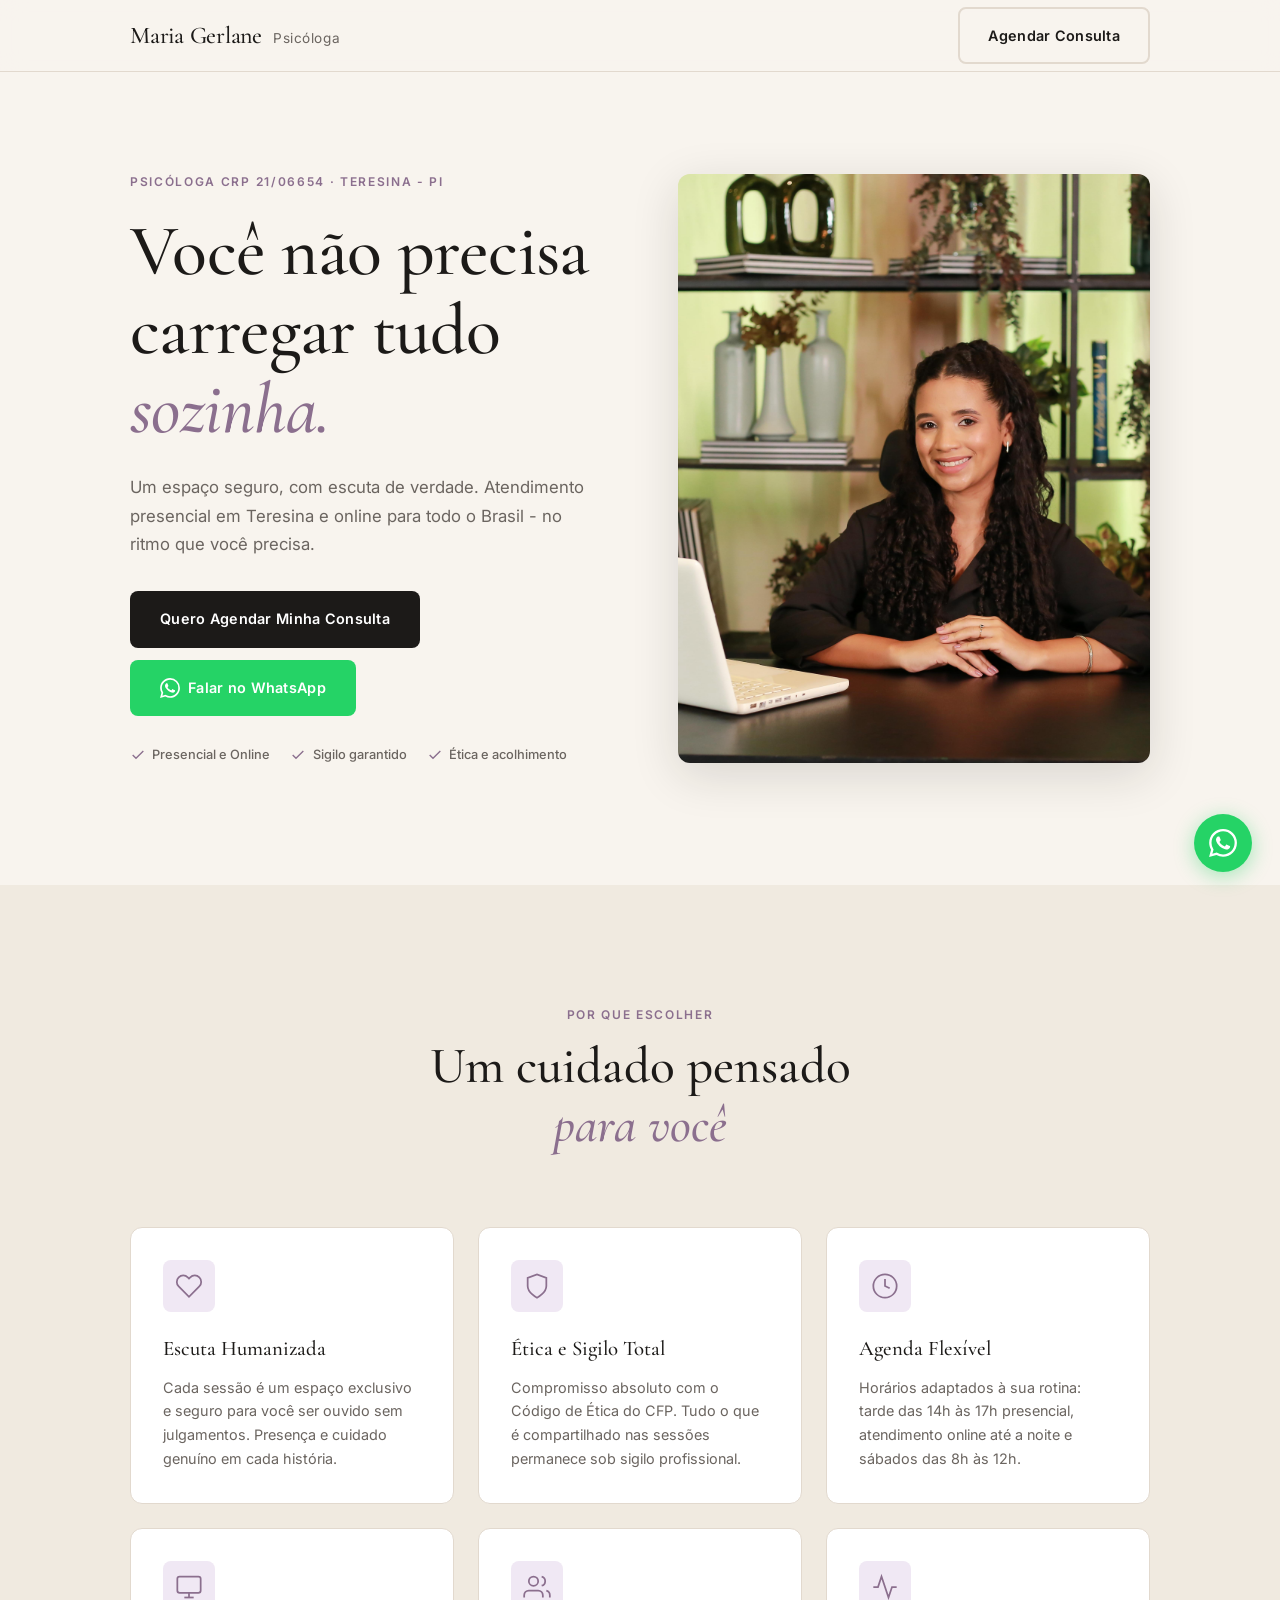
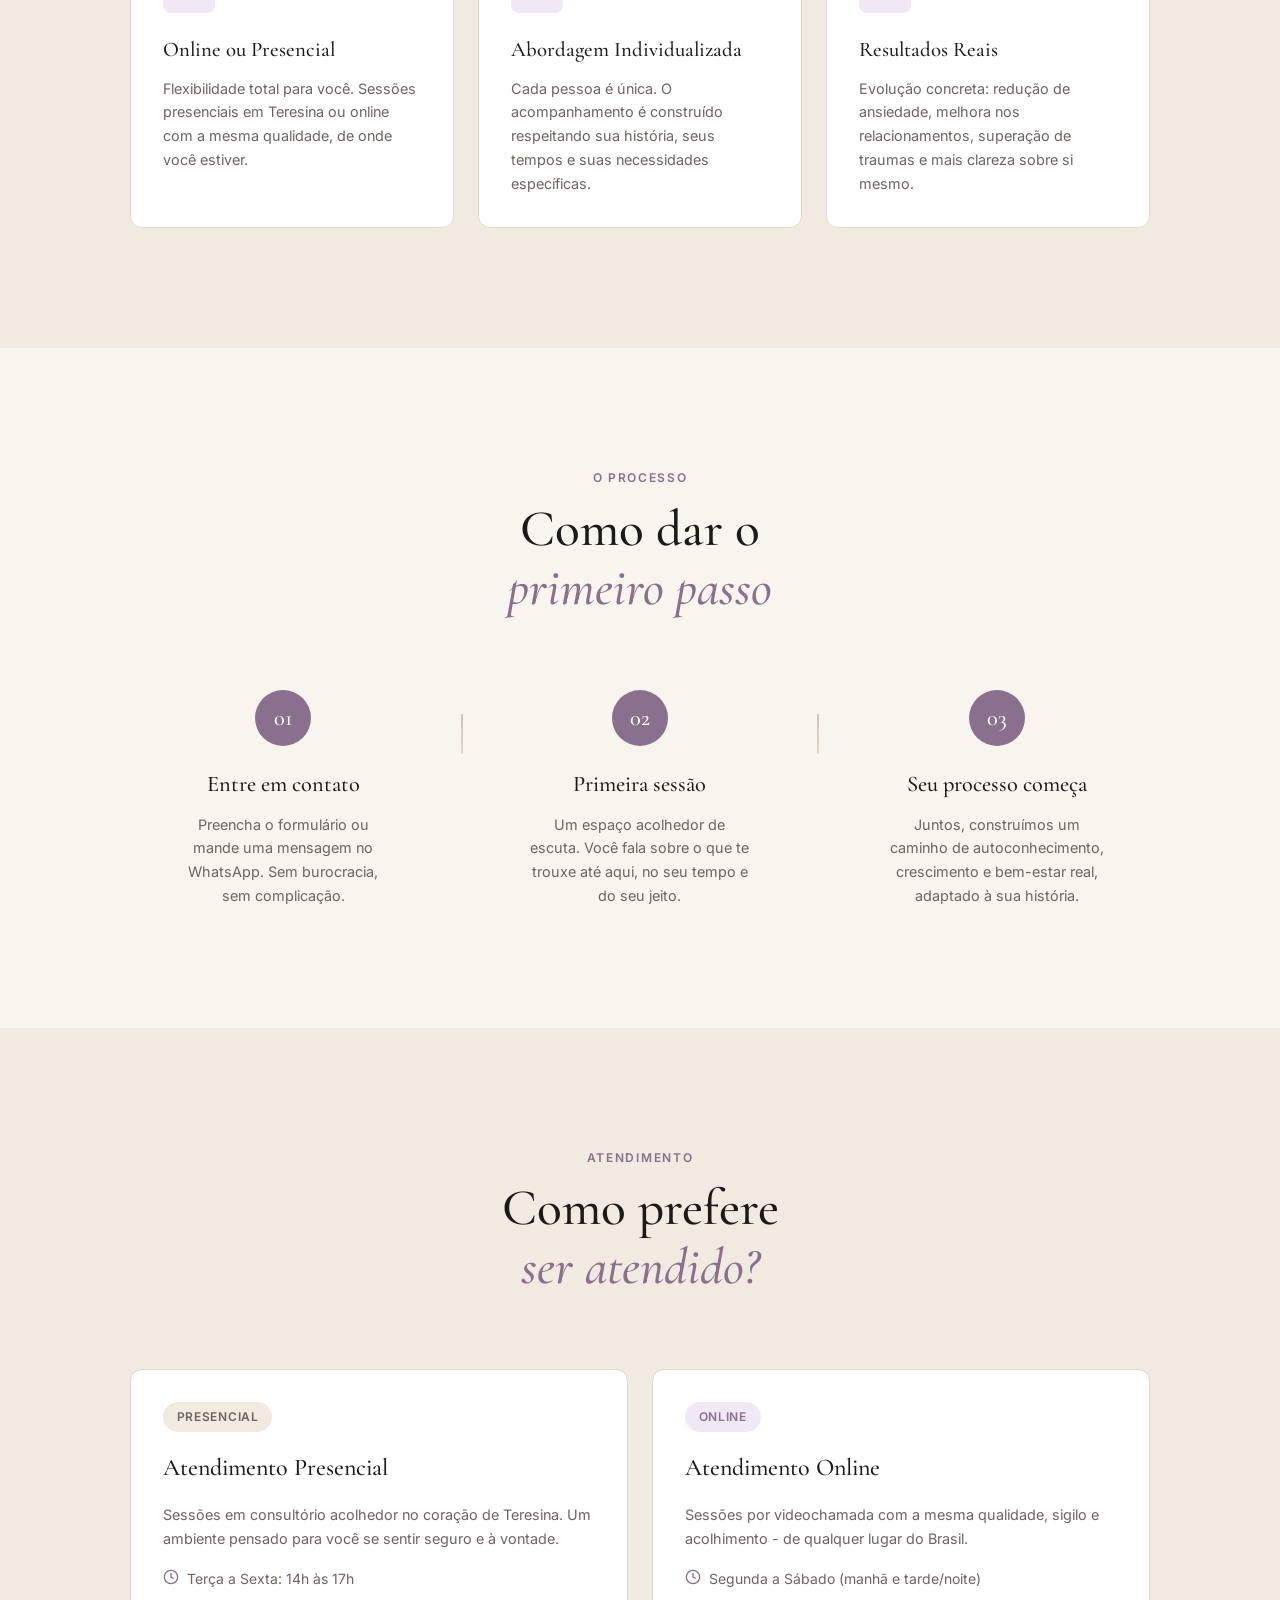
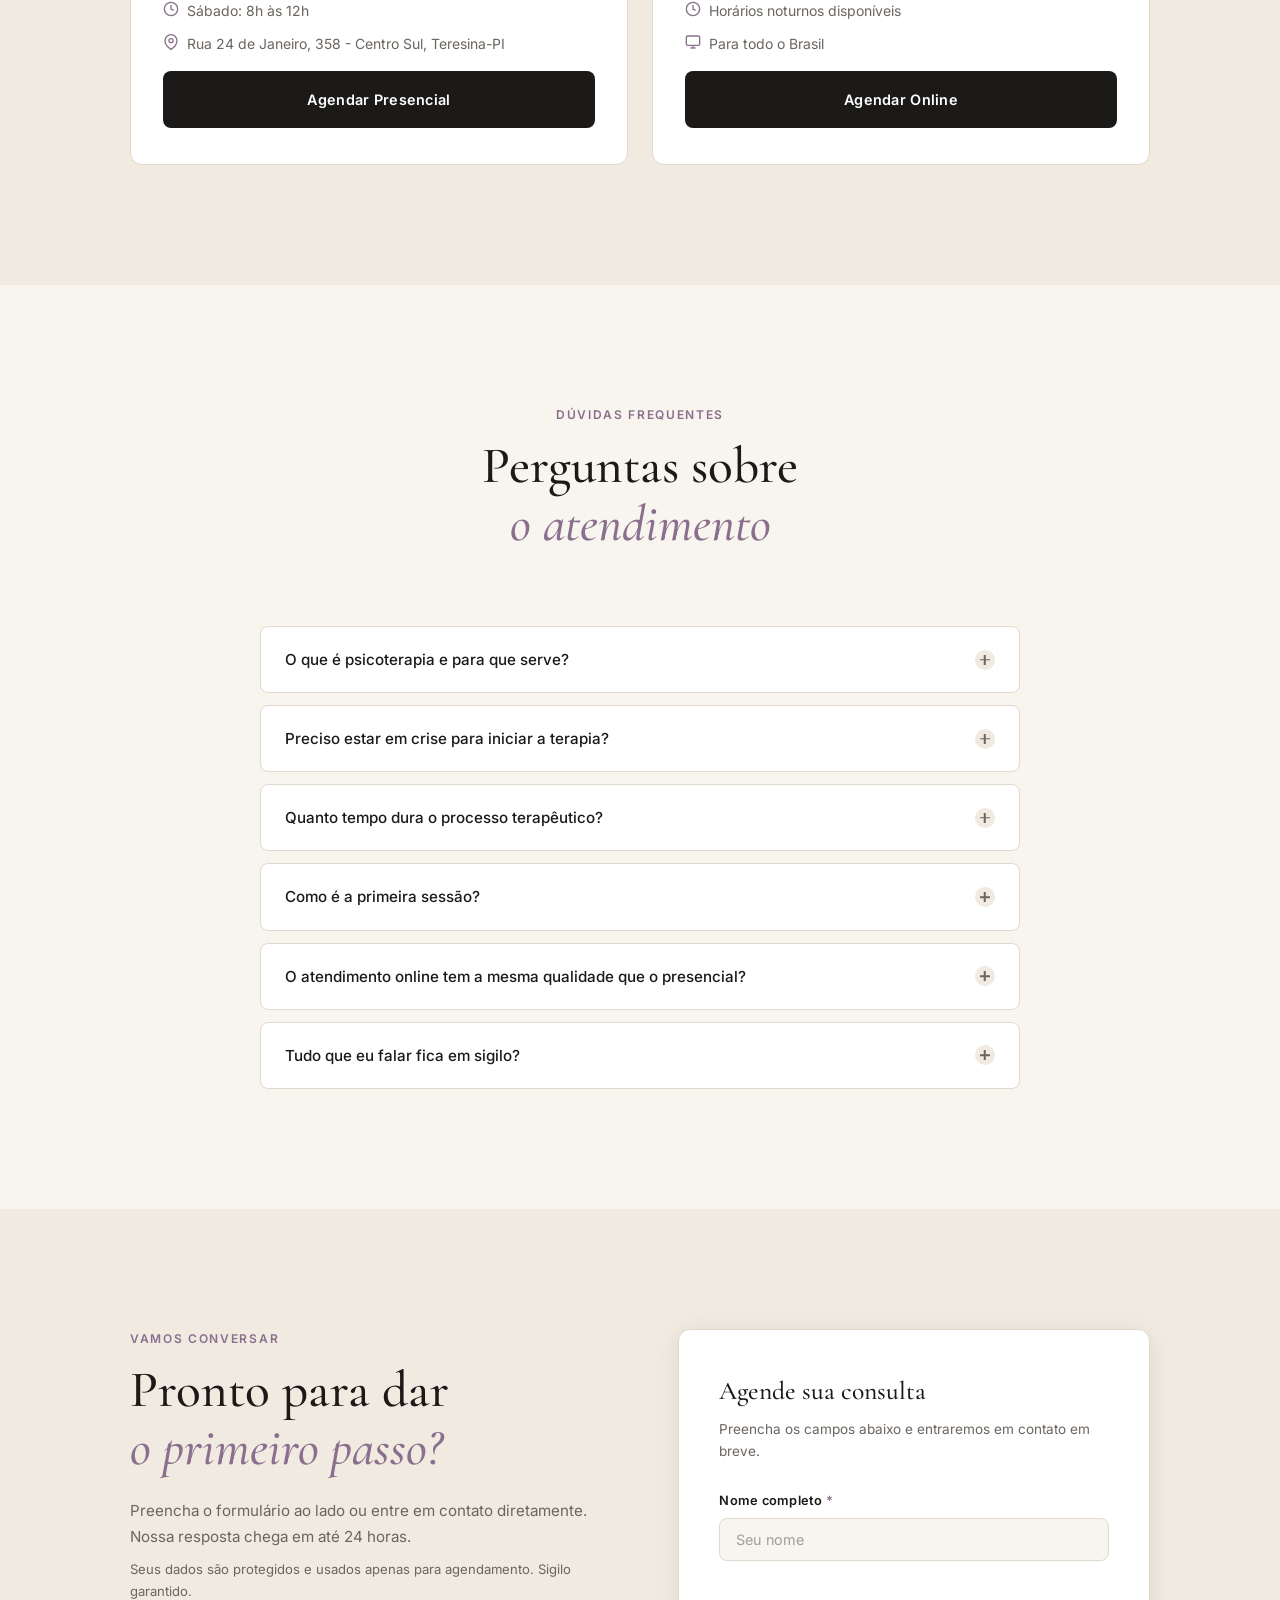
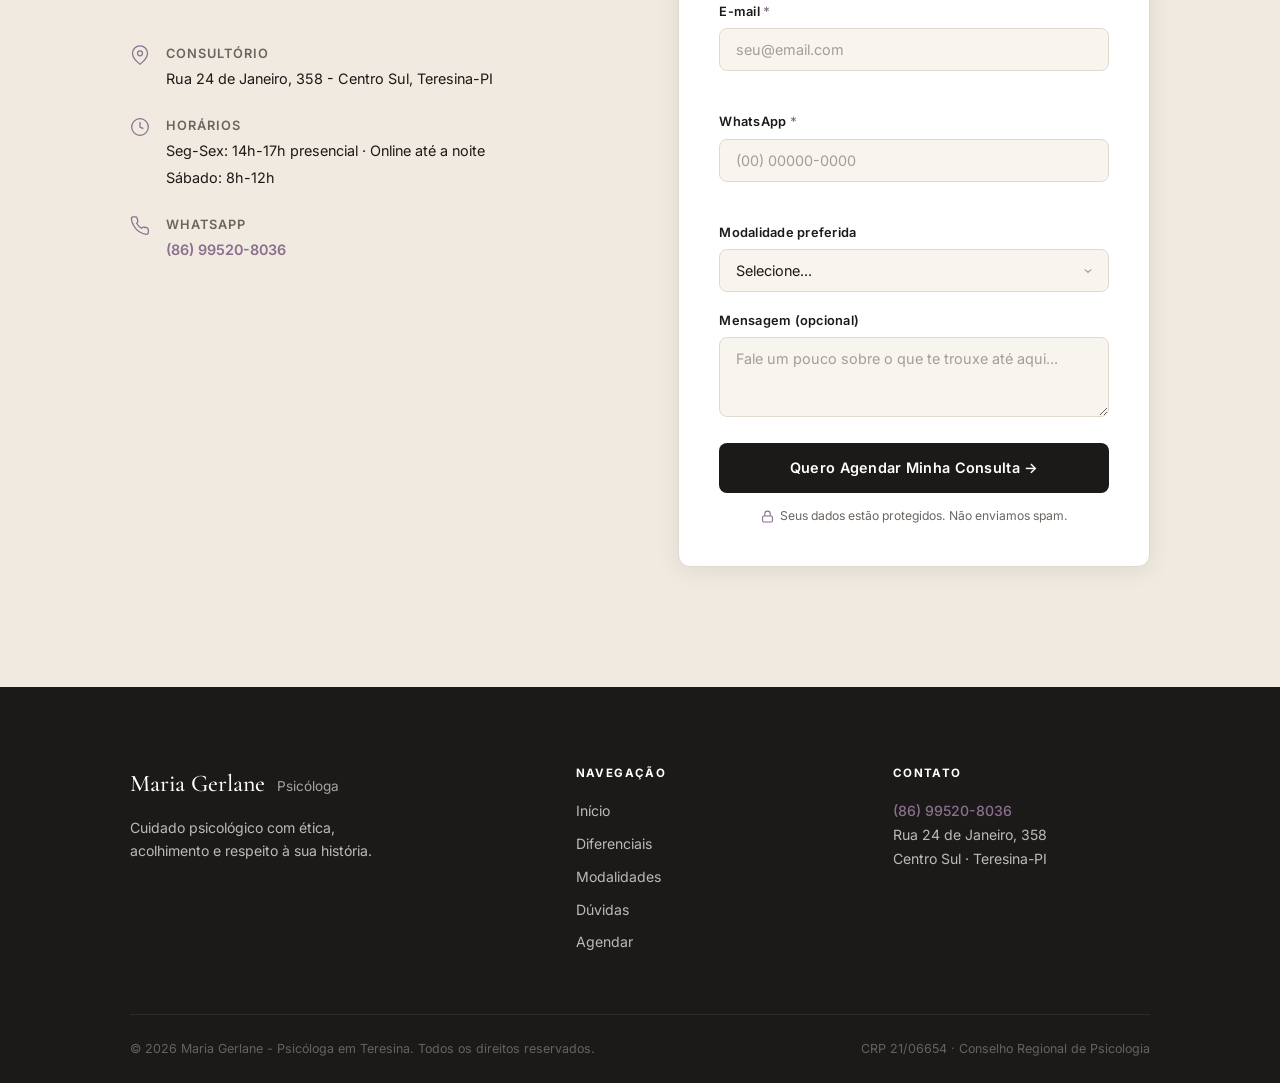
<file: index.html>
<!DOCTYPE html>
<html lang="pt-BR">
<head>
  <meta charset="UTF-8" />
  <meta name="viewport" content="width=device-width, initial-scale=1.0" />
  <meta name="description" content="Psicóloga em Teresina-PI. Atendimento presencial e online. Agende sua consulta com a psicóloga Maria Gerlane e dê o primeiro passo para o seu bem-estar." />
  <meta name="keywords" content="psicóloga Teresina, psicologia Teresina, terapia Teresina, psicóloga online Teresina, saúde mental Teresina PI" />
  <meta property="og:title" content="Psicóloga em Teresina | Maria Gerlane" />
  <meta property="og:description" content="Atendimento psicológico presencial em Teresina e online. Cuide da sua saúde mental com acolhimento e ética." />
  <meta property="og:type" content="website" />
  <meta property="og:url" content="https://psicologaemteresina.com.br" />

  <title>Psicóloga em Teresina | Maria Gerlane</title>

  <!-- Google Tag Manager -->
  <script>(function(w,d,s,l,i){w[l]=w[l]||[];w[l].push({'gtm.start':
  new Date().getTime(),event:'gtm.js'});var f=d.getElementsByTagName(s)[0],
  j=d.createElement(s),dl=l!='dataLayer'?'&l='+l:'';j.async=true;j.src=
  'https://www.googletagmanager.com/gtm.js?id='+i+dl;f.parentNode.insertBefore(j,f);
  })(window,document,'script','dataLayer','GTM-5GZC63CS');</script>
  <!-- End Google Tag Manager -->

  <link rel="preconnect" href="https://fonts.googleapis.com" />
  <link rel="preconnect" href="https://fonts.gstatic.com" crossorigin />
  <link href="https://fonts.googleapis.com/css2?family=Cormorant+Garamond:ital,wght@0,400;0,500;0,600;1,400;1,500&family=Inter:wght@300;400;500;600&display=swap" rel="stylesheet" />

  <link rel="stylesheet" href="css/style.css" />
</head>
<body>

  <!-- Google Tag Manager (noscript) -->
  <noscript><iframe src="https://www.googletagmanager.com/ns.html?id=GTM-5GZC63CS"
  height="0" width="0" style="display:none;visibility:hidden"></iframe></noscript>
  <!-- End Google Tag Manager (noscript) | GTM-5GZC63CS -->

  <!-- ============================================================
       HEADER / NAV
  ============================================================ -->
  <header class="header" id="header">
    <nav class="nav container">
      <a href="#" class="nav__logo">Maria Gerlane <span>Psicóloga</span></a>
      <a href="#contato" class="btn btn--outline nav__cta track-cta" data-cta-position="header">
        Agendar Consulta
      </a>
    </nav>
  </header>

  <!-- ============================================================
       HERO
  ============================================================ -->
  <section class="hero" id="inicio">
    <div class="hero__content container">
      <div class="hero__text">
        <p class="hero__eyebrow">Psicóloga CRP 21/06654 · Teresina - PI</p>
        <h1 class="hero__headline">
          Você não precisa<br />
          carregar tudo<br />
          <em>sozinha.</em>
        </h1>
        <p class="hero__sub">
          Um espaço seguro, com escuta de verdade. Atendimento presencial
          em Teresina e online para todo o Brasil - no ritmo que você precisa.
        </p>
        <div class="hero__actions">
          <a href="#contato" class="btn btn--primary track-cta" data-cta-position="hero-primary">
            Quero Agendar Minha Consulta
          </a>
          <a href="#contato"
             class="btn btn--whatsapp track-whatsapp whatsapp-cta" data-cta-position="hero" data-wa-number="5586995208036">
            <svg width="20" height="20" viewBox="0 0 24 24" fill="currentColor" aria-hidden="true">
              <path d="M17.472 14.382c-.297-.149-1.758-.867-2.03-.967-.273-.099-.471-.148-.67.15-.197.297-.767.966-.94 1.164-.173.199-.347.223-.644.075-.297-.15-1.255-.463-2.39-1.475-.883-.788-1.48-1.761-1.653-2.059-.173-.297-.018-.458.13-.606.134-.133.298-.347.446-.52.149-.174.198-.298.298-.497.099-.198.05-.371-.025-.52-.075-.149-.669-1.612-.916-2.207-.242-.579-.487-.5-.669-.51-.173-.008-.371-.01-.57-.01-.198 0-.52.074-.792.372-.272.297-1.04 1.016-1.04 2.479 0 1.462 1.065 2.875 1.213 3.074.149.198 2.096 3.2 5.077 4.487.709.306 1.262.489 1.694.625.712.227 1.36.195 1.871.118.571-.085 1.758-.719 2.006-1.413.248-.694.248-1.289.173-1.413-.074-.124-.272-.198-.57-.347m-5.421 7.403h-.004a9.87 9.87 0 01-5.031-1.378l-.361-.214-3.741.982.998-3.648-.235-.374a9.86 9.86 0 01-1.51-5.26c.001-5.45 4.436-9.884 9.888-9.884 2.64 0 5.122 1.03 6.988 2.898a9.825 9.825 0 012.893 6.994c-.003 5.45-4.437 9.884-9.885 9.884m8.413-18.297A11.815 11.815 0 0012.05 0C5.495 0 .16 5.335.157 11.892c0 2.096.547 4.142 1.588 5.945L.057 24l6.305-1.654a11.882 11.882 0 005.683 1.448h.005c6.554 0 11.89-5.335 11.893-11.893a11.821 11.821 0 00-3.48-8.413z"/>
            </svg>
            Falar no WhatsApp
          </a>
        </div>
        <ul class="hero__badges">
          <li>
            <svg width="16" height="16" viewBox="0 0 24 24" fill="none" stroke="currentColor" stroke-width="2" aria-hidden="true"><polyline points="20 6 9 17 4 12"></polyline></svg>
            Presencial e Online
          </li>
          <li>
            <svg width="16" height="16" viewBox="0 0 24 24" fill="none" stroke="currentColor" stroke-width="2" aria-hidden="true"><polyline points="20 6 9 17 4 12"></polyline></svg>
            Sigilo garantido
          </li>
          <li>
            <svg width="16" height="16" viewBox="0 0 24 24" fill="none" stroke="currentColor" stroke-width="2" aria-hidden="true"><polyline points="20 6 9 17 4 12"></polyline></svg>
            Ética e acolhimento
          </li>
        </ul>
      </div>
      <div class="hero__image-wrap">
        <div class="hero__image-placeholder" aria-label="Foto da psicóloga Maria Gerlane">
          <img src="assets/images/psicologa-teresina-foto-maria-gerlane.jpeg" alt="Psicóloga Maria Gerlane" width="800" height="1000" />
        </div>
      </div>
    </div>
  </section>

  <!-- ============================================================
       DIFERENCIAIS
  ============================================================ -->
  <section class="section diferenciais" id="diferenciais">
    <div class="container">
      <div class="section__header">
        <p class="section__eyebrow">Por que escolher</p>
        <h2 class="section__title">Um cuidado pensado<br /><em>para você</em></h2>
      </div>
      <div class="diferenciais__grid">
        <div class="card card--diferencial track-view-item">
          <div class="card__icon">
            <svg width="28" height="28" viewBox="0 0 24 24" fill="none" stroke="currentColor" stroke-width="1.5" aria-hidden="true"><path d="M20.84 4.61a5.5 5.5 0 0 0-7.78 0L12 5.67l-1.06-1.06a5.5 5.5 0 0 0-7.78 7.78l1.06 1.06L12 21.23l7.78-7.78 1.06-1.06a5.5 5.5 0 0 0 0-7.78z"></path></svg>
          </div>
          <h3>Escuta Humanizada</h3>
          <p>Cada sessão é um espaço exclusivo e seguro para você ser ouvido sem julgamentos. Presença e cuidado genuíno em cada história.</p>
        </div>
        <div class="card card--diferencial track-view-item">
          <div class="card__icon">
            <svg width="28" height="28" viewBox="0 0 24 24" fill="none" stroke="currentColor" stroke-width="1.5" aria-hidden="true"><path d="M12 22s8-4 8-10V5l-8-3-8 3v7c0 6 8 10 8 10z"></path></svg>
          </div>
          <h3>Ética e Sigilo Total</h3>
          <p>Compromisso absoluto com o Código de Ética do CFP. Tudo o que é compartilhado nas sessões permanece sob sigilo profissional.</p>
        </div>
        <div class="card card--diferencial track-view-item">
          <div class="card__icon">
            <svg width="28" height="28" viewBox="0 0 24 24" fill="none" stroke="currentColor" stroke-width="1.5" aria-hidden="true"><circle cx="12" cy="12" r="10"></circle><polyline points="12 6 12 12 16 14"></polyline></svg>
          </div>
          <h3>Agenda Flexível</h3>
          <p>Horários adaptados à sua rotina: tarde das 14h às 17h presencial, atendimento online até a noite e sábados das 8h às 12h.</p>
        </div>
        <div class="card card--diferencial track-view-item">
          <div class="card__icon">
            <svg width="28" height="28" viewBox="0 0 24 24" fill="none" stroke="currentColor" stroke-width="1.5" aria-hidden="true"><rect x="2" y="3" width="20" height="14" rx="2" ry="2"></rect><line x1="8" y1="21" x2="16" y2="21"></line><line x1="12" y1="17" x2="12" y2="21"></line></svg>
          </div>
          <h3>Online ou Presencial</h3>
          <p>Flexibilidade total para você. Sessões presenciais em Teresina ou online com a mesma qualidade, de onde você estiver.</p>
        </div>
        <div class="card card--diferencial track-view-item">
          <div class="card__icon">
            <svg width="28" height="28" viewBox="0 0 24 24" fill="none" stroke="currentColor" stroke-width="1.5" aria-hidden="true"><path d="M17 21v-2a4 4 0 0 0-4-4H5a4 4 0 0 0-4 4v2"></path><circle cx="9" cy="7" r="4"></circle><path d="M23 21v-2a4 4 0 0 0-3-3.87"></path><path d="M16 3.13a4 4 0 0 1 0 7.75"></path></svg>
          </div>
          <h3>Abordagem Individualizada</h3>
          <p>Cada pessoa é única. O acompanhamento é construído respeitando sua história, seus tempos e suas necessidades específicas.</p>
        </div>
        <div class="card card--diferencial track-view-item">
          <div class="card__icon">
            <svg width="28" height="28" viewBox="0 0 24 24" fill="none" stroke="currentColor" stroke-width="1.5" aria-hidden="true"><polyline points="22 12 18 12 15 21 9 3 6 12 2 12"></polyline></svg>
          </div>
          <h3>Resultados Reais</h3>
          <p>Evolução concreta: redução de ansiedade, melhora nos relacionamentos, superação de traumas e mais clareza sobre si mesmo.</p>
        </div>
      </div>
    </div>
  </section>

  <!-- ============================================================
       COMO FUNCIONA
  ============================================================ -->
  <section class="section como-funciona" id="como-funciona">
    <div class="container">
      <div class="section__header">
        <p class="section__eyebrow">O processo</p>
        <h2 class="section__title">Como dar o<br /><em>primeiro passo</em></h2>
      </div>
      <div class="passos">
        <div class="passo">
          <div class="passo__numero">01</div>
          <h3>Entre em contato</h3>
          <p>Preencha o formulário ou mande uma mensagem no WhatsApp. Sem burocracia, sem complicação.</p>
        </div>
        <div class="passo__divisor" aria-hidden="true"></div>
        <div class="passo">
          <div class="passo__numero">02</div>
          <h3>Primeira sessão</h3>
          <p>Um espaço acolhedor de escuta. Você fala sobre o que te trouxe até aqui, no seu tempo e do seu jeito.</p>
        </div>
        <div class="passo__divisor" aria-hidden="true"></div>
        <div class="passo">
          <div class="passo__numero">03</div>
          <h3>Seu processo começa</h3>
          <p>Juntos, construímos um caminho de autoconhecimento, crescimento e bem-estar real, adaptado à sua história.</p>
        </div>
      </div>
    </div>
  </section>

  <!-- ============================================================
       MODALIDADES
  ============================================================ -->
  <section class="section modalidades" id="modalidades">
    <div class="container">
      <div class="section__header">
        <p class="section__eyebrow">Atendimento</p>
        <h2 class="section__title">Como prefere<br /><em>ser atendido?</em></h2>
      </div>
      <div class="modalidades__grid">
        <div class="card card--modalidade track-select-content" data-modalidade="presencial">
          <div class="card__badge">Presencial</div>
          <h3>Atendimento Presencial</h3>
          <p>Sessões em consultório acolhedor no coração de Teresina. Um ambiente pensado para você se sentir seguro e à vontade.</p>
          <ul class="modalidade__info">
            <li>
              <svg width="16" height="16" viewBox="0 0 24 24" fill="none" stroke="currentColor" stroke-width="2" aria-hidden="true"><circle cx="12" cy="12" r="10"></circle><polyline points="12 6 12 12 16 14"></polyline></svg>
              Terça a Sexta: 14h às 17h
            </li>
            <li>
              <svg width="16" height="16" viewBox="0 0 24 24" fill="none" stroke="currentColor" stroke-width="2" aria-hidden="true"><circle cx="12" cy="12" r="10"></circle><polyline points="12 6 12 12 16 14"></polyline></svg>
              Sábado: 8h às 12h
            </li>
            <li>
              <svg width="16" height="16" viewBox="0 0 24 24" fill="none" stroke="currentColor" stroke-width="2" aria-hidden="true"><path d="M21 10c0 7-9 13-9 13s-9-6-9-13a9 9 0 0 1 18 0z"></path><circle cx="12" cy="10" r="3"></circle></svg>
              Rua 24 de Janeiro, 358 - Centro Sul, Teresina-PI
            </li>
          </ul>
          <a href="#contato" class="btn btn--primary btn--full track-cta" data-cta-position="modalidade-presencial">
            Agendar Presencial
          </a>
        </div>
        <div class="card card--modalidade track-select-content" data-modalidade="online">
          <div class="card__badge card__badge--accent">Online</div>
          <h3>Atendimento Online</h3>
          <p>Sessões por videochamada com a mesma qualidade, sigilo e acolhimento - de qualquer lugar do Brasil.</p>
          <ul class="modalidade__info">
            <li>
              <svg width="16" height="16" viewBox="0 0 24 24" fill="none" stroke="currentColor" stroke-width="2" aria-hidden="true"><circle cx="12" cy="12" r="10"></circle><polyline points="12 6 12 12 16 14"></polyline></svg>
              Segunda a Sábado (manhã e tarde/noite)
            </li>
            <li>
              <svg width="16" height="16" viewBox="0 0 24 24" fill="none" stroke="currentColor" stroke-width="2" aria-hidden="true"><circle cx="12" cy="12" r="10"></circle><polyline points="12 6 12 12 16 14"></polyline></svg>
              Horários noturnos disponíveis
            </li>
            <li>
              <svg width="16" height="16" viewBox="0 0 24 24" fill="none" stroke="currentColor" stroke-width="2" aria-hidden="true"><rect x="2" y="3" width="20" height="14" rx="2"></rect><line x1="8" y1="21" x2="16" y2="21"></line><line x1="12" y1="17" x2="12" y2="21"></line></svg>
              Para todo o Brasil
            </li>
          </ul>
          <a href="#contato" class="btn btn--primary btn--full track-cta" data-cta-position="modalidade-online">
            Agendar Online
          </a>
        </div>
      </div>
    </div>
  </section>

  <!-- ============================================================
       FAQ
  ============================================================ -->
  <section class="section faq" id="faq">
    <div class="container">
      <div class="section__header">
        <p class="section__eyebrow">Dúvidas frequentes</p>
        <h2 class="section__title">Perguntas sobre<br /><em>o atendimento</em></h2>
      </div>
      <div class="faq__list">
        <details class="faq__item track-faq" data-faq="o-que-e-psicologia">
          <summary class="faq__question">
            O que é psicoterapia e para que serve?
            <span class="faq__icon" aria-hidden="true"></span>
          </summary>
          <div class="faq__answer">
            <p>A psicoterapia é um processo de autoconhecimento e transformação conduzido por um profissional habilitado. Ela ajuda a entender padrões de comportamento, lidar com emoções difíceis, superar traumas e melhorar os relacionamentos. Não é só para momentos de crise - qualquer pessoa que queira se conhecer melhor ou viver com mais leveza pode se beneficiar.</p>
          </div>
        </details>
        <details class="faq__item track-faq" data-faq="preciso-estar-em-crise">
          <summary class="faq__question">
            Preciso estar em crise para iniciar a terapia?
            <span class="faq__icon" aria-hidden="true"></span>
          </summary>
          <div class="faq__answer">
            <p>Não. A terapia é para qualquer pessoa que queira se conhecer melhor, entender seus padrões ou simplesmente criar mais espaço interno para viver com mais autenticidade. Muitas pessoas começam justamente porque sentem que algo não vai bem, mesmo sem conseguir nomear o quê - uma sensação de vazio, de repetição, de cansaço sem razão aparente. Esse incômodo já é motivo suficiente.</p>
          </div>
        </details>
        <details class="faq__item track-faq" data-faq="quanto-tempo-dura">
          <summary class="faq__question">
            Quanto tempo dura o processo terapêutico?
            <span class="faq__icon" aria-hidden="true"></span>
          </summary>
          <div class="faq__answer">
            <p>Não existe prazo fixo. A duração varia de acordo com a demanda de cada pessoa, seus objetivos e o que emerge ao longo das sessões. Algumas pessoas percebem mudanças significativas em alguns meses; outras optam por um processo mais longo. O ritmo é seu - o acompanhamento respeita sua singularidade.</p>
          </div>
        </details>
        <details class="faq__item track-faq" data-faq="como-e-primeira-sessao">
          <summary class="faq__question">
            Como é a primeira sessão?
            <span class="faq__icon" aria-hidden="true"></span>
          </summary>
          <div class="faq__answer">
            <p>A primeira sessão é um espaço de escuta e acolhimento. Não há questionários ou avaliações formais. Você fala sobre o que te trouxe até aqui, no seu próprio ritmo. Ao final, conversamos sobre como pode ser a continuidade - frequência das sessões, modalidade e tudo o mais que você precisar saber. Não existe resposta certa ou errada.</p>
          </div>
        </details>
        <details class="faq__item track-faq" data-faq="online-funciona-igual">
          <summary class="faq__question">
            O atendimento online tem a mesma qualidade que o presencial?
            <span class="faq__icon" aria-hidden="true"></span>
          </summary>
          <div class="faq__answer">
            <p>Sim. O Conselho Federal de Psicologia regulamenta o atendimento psicológico online e ele é tão eficaz quanto o presencial. A única diferença é o ambiente - o processo, a escuta e o sigilo são os mesmos. É uma excelente opção para quem tem agenda difícil, mora longe ou simplesmente prefere a comodidade de casa.</p>
          </div>
        </details>
        <details class="faq__item track-faq" data-faq="sigilo">
          <summary class="faq__question">
            Tudo que eu falar fica em sigilo?
            <span class="faq__icon" aria-hidden="true"></span>
          </summary>
          <div class="faq__answer">
            <p>Sim, absolutamente. O sigilo profissional é um direito seu garantido pelo Código de Ética do Conselho Federal de Psicologia. Tudo o que é compartilhado em sessão permanece entre você e a psicóloga. Apenas em situações extremíssimas previstas em lei o sigilo pode ser quebrado - e você seria informado antes.</p>
          </div>
        </details>
      </div>
    </div>
  </section>

  <!-- ============================================================
       CONTATO / FORMULÁRIO
  ============================================================ -->
  <section class="section contato" id="contato">
    <div class="container">
      <div class="contato__grid">
        <div class="contato__info">
          <p class="section__eyebrow">Vamos conversar</p>
          <h2 class="section__title">Pronto para dar<br /><em>o primeiro passo?</em></h2>
          <p class="contato__desc">
            Preencha o formulário ao lado ou entre em contato diretamente. Nossa resposta chega em até 24 horas.
          </p>
          <p class="contato__desc contato__desc--small">
            Seus dados são protegidos e usados apenas para agendamento. Sigilo garantido.
          </p>

          <div class="contato__detalhes">
            <div class="contato__detalhe">
              <svg width="20" height="20" viewBox="0 0 24 24" fill="none" stroke="currentColor" stroke-width="1.5" aria-hidden="true"><path d="M21 10c0 7-9 13-9 13s-9-6-9-13a9 9 0 0 1 18 0z"></path><circle cx="12" cy="10" r="3"></circle></svg>
              <div>
                <strong>Consultório</strong>
                <span>Rua 24 de Janeiro, 358 - Centro Sul, Teresina-PI</span>
              </div>
            </div>
            <div class="contato__detalhe">
              <svg width="20" height="20" viewBox="0 0 24 24" fill="none" stroke="currentColor" stroke-width="1.5" aria-hidden="true"><circle cx="12" cy="12" r="10"></circle><polyline points="12 6 12 12 16 14"></polyline></svg>
              <div>
                <strong>Horários</strong>
                <span>Seg-Sex: 14h-17h presencial · Online até a noite</span>
                <span>Sábado: 8h-12h</span>
              </div>
            </div>
            <div class="contato__detalhe">
              <svg width="20" height="20" viewBox="0 0 24 24" fill="none" stroke="currentColor" stroke-width="1.5" aria-hidden="true"><path d="M22 16.92v3a2 2 0 0 1-2.18 2 19.79 19.79 0 0 1-8.63-3.07A19.5 19.5 0 0 1 4.69 12a19.79 19.79 0 0 1-3.07-8.67A2 2 0 0 1 3.6 1.1h3a2 2 0 0 1 2 1.72c.127.96.361 1.903.7 2.81a2 2 0 0 1-.45 2.11L7.91 8.69a16 16 0 0 0 6.07 6.07l.94-.95a2 2 0 0 1 2.11-.45c.907.339 1.85.573 2.81.7A2 2 0 0 1 21.73 16c.04.31.06.623.06.938h-.07z"></path></svg>
              <div>
                <strong>WhatsApp</strong>
                <a href="https://wa.me/5586995208036" class="contato__link track-whatsapp" data-cta-position="contato">(86) 99520-8036</a>
              </div>
            </div>
          </div>
        </div>

        <div class="contato__form-wrap">
          <form class="form" id="form-contato" novalidate>
            <h3 class="form__title">Agende sua consulta</h3>
            <p class="form__sub">Preencha os campos abaixo e entraremos em contato em breve.</p>

            <div class="form__group">
              <label for="nome" class="form__label">Nome completo <span aria-hidden="true">*</span></label>
              <input type="text" id="nome" name="nome" class="form__input" placeholder="Seu nome" required autocomplete="name" />
              <span class="form__error" id="nome-error" role="alert"></span>
            </div>

            <div class="form__group">
              <label for="email" class="form__label">E-mail <span aria-hidden="true">*</span></label>
              <input type="email" id="email" name="email" class="form__input" placeholder="seu@email.com" required autocomplete="email" />
              <span class="form__error" id="email-error" role="alert"></span>
            </div>

            <div class="form__group">
              <label for="whatsapp" class="form__label">WhatsApp <span aria-hidden="true">*</span></label>
              <input type="tel" id="whatsapp" name="whatsapp" class="form__input" placeholder="(00) 00000-0000" required autocomplete="tel" />
              <span class="form__error" id="whatsapp-error" role="alert"></span>
            </div>

            <div class="form__group">
              <label for="modalidade" class="form__label">Modalidade preferida</label>
              <select id="modalidade" name="modalidade" class="form__select">
                <option value="">Selecione...</option>
                <option value="presencial">Presencial (Teresina-PI)</option>
                <option value="online">Online</option>
                <option value="indiferente">Sem preferência</option>
              </select>
            </div>

            <div class="form__group">
              <label for="mensagem" class="form__label">Mensagem (opcional)</label>
              <textarea id="mensagem" name="mensagem" class="form__textarea" placeholder="Fale um pouco sobre o que te trouxe até aqui..." rows="3"></textarea>
            </div>

            <button type="submit" class="btn btn--primary btn--full form__submit" id="btn-submit">
              <span class="btn__text">Quero Agendar Minha Consulta →</span>
              <span class="btn__loading" hidden>Enviando...</span>
            </button>

            <p class="form__privacy">
              <svg width="13" height="13" viewBox="0 0 24 24" fill="none" stroke="currentColor" stroke-width="2" aria-hidden="true"><rect x="3" y="11" width="18" height="11" rx="2" ry="2"></rect><path d="M7 11V7a5 5 0 0 1 10 0v4"></path></svg>
              Seus dados estão protegidos. Não enviamos spam.
            </p>

            <div class="form__feedback form__feedback--success" id="form-success" hidden role="alert">
              <svg width="24" height="24" viewBox="0 0 24 24" fill="none" stroke="currentColor" stroke-width="2" aria-hidden="true"><polyline points="20 6 9 17 4 12"></polyline></svg>
              <div>
                <strong>Mensagem enviada!</strong>
                <span>Entraremos em contato em até 24 horas. Obrigada!</span>
              </div>
            </div>

            <div class="form__feedback form__feedback--error" id="form-error" hidden role="alert">
              <svg width="24" height="24" viewBox="0 0 24 24" fill="none" stroke="currentColor" stroke-width="2" aria-hidden="true"><circle cx="12" cy="12" r="10"></circle><line x1="12" y1="8" x2="12" y2="12"></line><line x1="12" y1="16" x2="12.01" y2="16"></line></svg>
              <div>
                <strong>Ocorreu um erro.</strong>
                <span>Tente pelo WhatsApp: <a href="https://wa.me/5586995208036">(86) 99520-8036</a></span>
              </div>
            </div>
          </form>
        </div>
      </div>
    </div>
  </section>

  <!-- ============================================================
       FOOTER
  ============================================================ -->
  <footer class="footer">
    <div class="container">
      <div class="footer__grid">
        <div class="footer__brand">
          <p class="footer__logo">Maria Gerlane <span>Psicóloga</span></p>
          <p class="footer__desc">Cuidado psicológico com ética, acolhimento e respeito à sua história.</p>
        </div>
        <div class="footer__links">
          <strong>Navegação</strong>
          <nav aria-label="Rodapé">
            <a href="#inicio">Início</a>
            <a href="#diferenciais">Diferenciais</a>
            <a href="#modalidades">Modalidades</a>
            <a href="#faq">Dúvidas</a>
            <a href="#contato">Agendar</a>
          </nav>
        </div>
        <div class="footer__contact">
          <strong>Contato</strong>
          <a href="https://wa.me/5586995208036" class="track-whatsapp" data-cta-position="footer">(86) 99520-8036</a>
          <span>Rua 24 de Janeiro, 358</span>
          <span>Centro Sul · Teresina-PI</span>
        </div>
      </div>
      <div class="footer__bottom">
        <p>© 2026 Maria Gerlane - Psicóloga em Teresina. Todos os direitos reservados.</p>
        <p>CRP 21/06654 · Conselho Regional de Psicologia</p>
      </div>
    </div>
  </footer>

  <!-- WhatsApp Flutuante -->
  <a href="#contato" class="whatsapp-float track-whatsapp whatsapp-cta" data-cta-position="float" data-wa-number="5586995208036"
     aria-label="Falar no WhatsApp">
    <svg width="28" height="28" viewBox="0 0 24 24" fill="currentColor" aria-hidden="true">
      <path d="M17.472 14.382c-.297-.149-1.758-.867-2.03-.967-.273-.099-.471-.148-.67.15-.197.297-.767.966-.94 1.164-.173.199-.347.223-.644.075-.297-.15-1.255-.463-2.39-1.475-.883-.788-1.48-1.761-1.653-2.059-.173-.297-.018-.458.13-.606.134-.133.298-.347.446-.52.149-.174.198-.298.298-.497.099-.198.05-.371-.025-.52-.075-.149-.669-1.612-.916-2.207-.242-.579-.487-.5-.669-.51-.173-.008-.371-.01-.57-.01-.198 0-.52.074-.792.372-.272.297-1.04 1.016-1.04 2.479 0 1.462 1.065 2.875 1.213 3.074.149.198 2.096 3.2 5.077 4.487.709.306 1.262.489 1.694.625.712.227 1.36.195 1.871.118.571-.085 1.758-.719 2.006-1.413.248-.694.248-1.289.173-1.413-.074-.124-.272-.198-.57-.347m-5.421 7.403h-.004a9.87 9.87 0 01-5.031-1.378l-.361-.214-3.741.982.998-3.648-.235-.374a9.86 9.86 0 01-1.51-5.26c.001-5.45 4.436-9.884 9.888-9.884 2.64 0 5.122 1.03 6.988 2.898a9.825 9.825 0 012.893 6.994c-.003 5.45-4.437 9.884-9.885 9.884m8.413-18.297A11.815 11.815 0 0012.05 0C5.495 0 .16 5.335.157 11.892c0 2.096.547 4.142 1.588 5.945L.057 24l6.305-1.654a11.882 11.882 0 005.683 1.448h.005c6.554 0 11.89-5.335 11.893-11.893a11.821 11.821 0 00-3.48-8.413z"/>
    </svg>
  </a>

  <script src="js/main.js" defer></script>
</body>
</html>
</file>
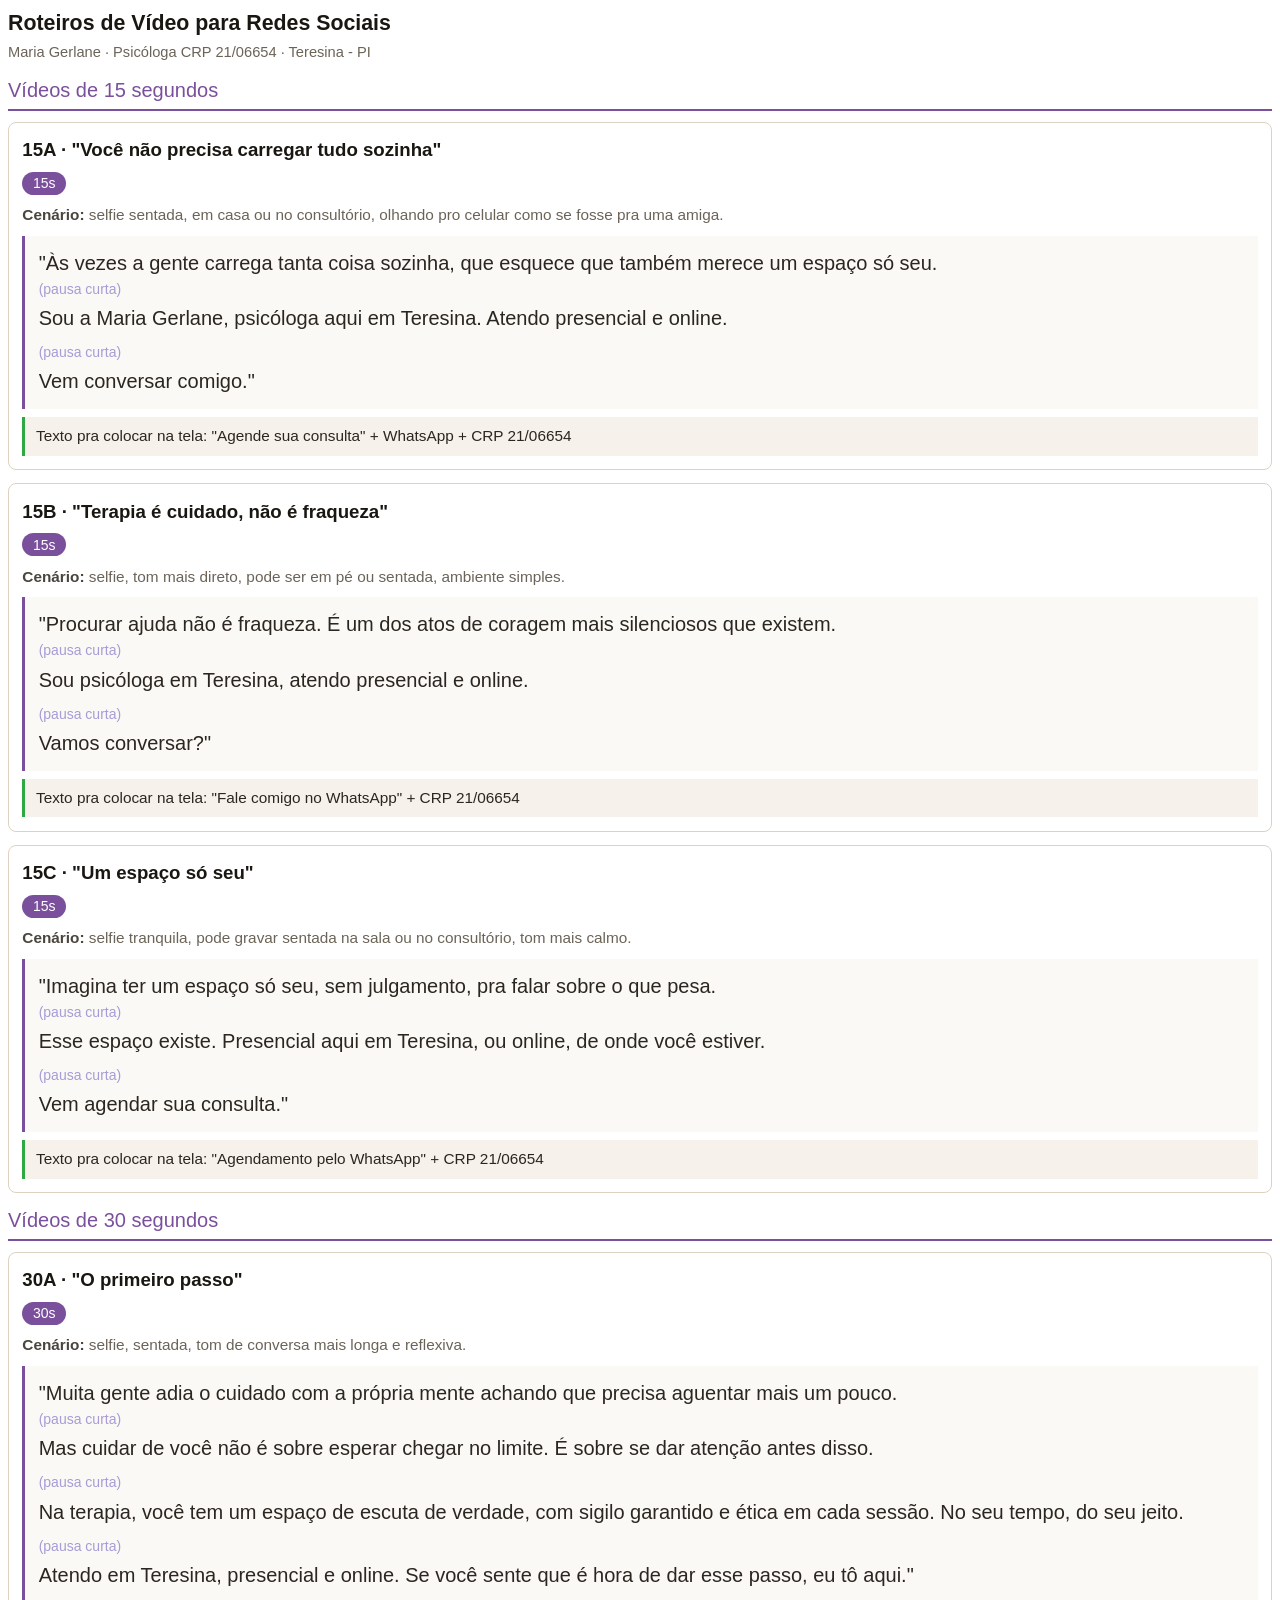
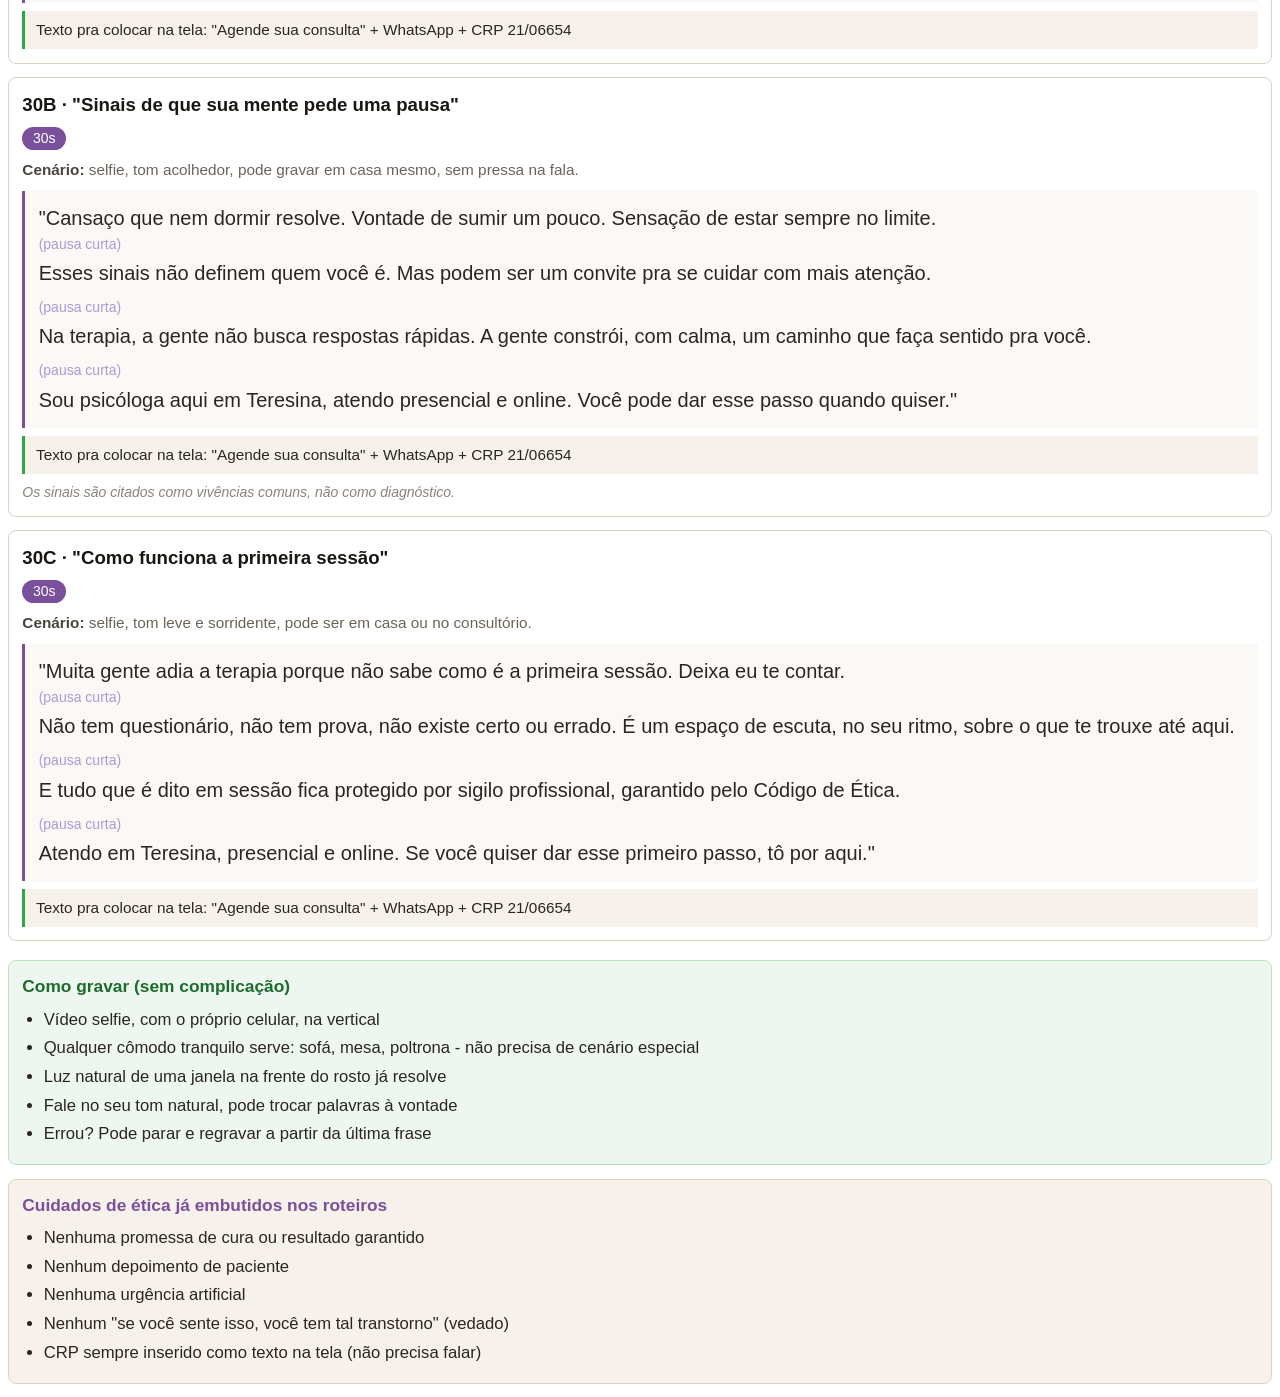
<file: scratchpad/roteiros-video-maria-gerlane.html>
<!DOCTYPE html>
<html lang="pt-BR">
<head>
<meta charset="UTF-8" />
<title>Roteiros de Vídeo — Maria Gerlane Psicóloga</title>
<style>
  /* Página estreita, proporção parecida com a tela de um celular:
     lida em "ajustar à largura" no leitor de PDF do celular, o texto
     já nasce grande o bastante pra não precisar de zoom. */
  @page { size: 100mm 180mm; margin: 7mm 6mm; }
  * { box-sizing: border-box; }
  body {
    font-family: 'Helvetica Neue', Arial, sans-serif;
    color: #2b2620;
    line-height: 1.45;
    font-size: 15pt;
  }
  h1 {
    font-size: 16pt;
    margin: 0 0 2pt 0;
    color: #1a1712;
  }
  .subtitle {
    color: #6b6357;
    font-size: 11pt;
    margin: 0 0 8pt 0;
  }

  .section-title {
    font-size: 15pt;
    color: #7a4f9c;
    border-bottom: 2px solid #7a4f9c;
    padding-bottom: 3pt;
    margin-top: 10pt;
    margin-bottom: 8pt;
    page-break-after: avoid;
  }

  .script-card {
    border: 1px solid #ddd2c2;
    border-radius: 8px;
    padding: 10pt;
    margin-bottom: 10pt;
    page-break-inside: avoid;
  }
  .script-header {
    display: block;
    margin-bottom: 6pt;
  }
  .script-title {
    font-size: 14pt;
    font-weight: bold;
    color: #1a1712;
    display: block;
    margin-bottom: 3pt;
  }
  .script-duration {
    font-size: 10.5pt;
    background: #7a4f9c;
    color: #fff;
    padding: 1pt 8pt;
    border-radius: 20px;
    white-space: nowrap;
    display: inline-block;
  }
  .cenario {
    font-size: 11.5pt;
    color: #6b6357;
    margin: 0 0 7pt 0;
  }
  .cenario strong { color: #4a453d; }

  .fala {
    background: #fbf9f5;
    border-left: 3px solid #7a4f9c;
    padding: 9pt 10pt;
    font-size: 15pt;
    line-height: 1.55;
    margin-bottom: 6pt;
  }
  .fala .marca {
    color: #a89bd6;
    font-size: 10.5pt;
    display: block;
    margin-top: 6pt;
    margin-bottom: 2pt;
  }
  .fala .marca:first-child { margin-top: 0; }

  .cta-line {
    background: #f6f1ea;
    border-left: 3px solid #2da843;
    padding: 6pt 8pt;
    font-size: 11.5pt;
    margin-top: 6pt;
  }
  .compliance-note {
    font-size: 10.5pt;
    color: #8a8378;
    margin-top: 6pt;
    font-style: italic;
  }

  .final-notes { margin-top: 14pt; }
  .howto-box, .intro-box {
    border-radius: 8px;
    padding: 10pt;
    margin-bottom: 10pt;
    page-break-inside: avoid;
  }
  .howto-box { background: #edf7ef; border: 1px solid #b8e1bf; }
  .intro-box { background: #f6f1ea; border: 1px solid #ddd2c2; }
  .howto-box h2, .intro-box h2 {
    font-size: 13pt;
    margin: 0 0 6pt 0;
  }
  .howto-box h2 { color: #1d6b2e; }
  .intro-box h2 { color: #7a4f9c; }
  .howto-box ul, .intro-box ul { margin: 0; padding-left: 16pt; }
  .howto-box li, .intro-box li { margin-bottom: 4pt; font-size: 12.5pt; line-height: 1.4; }
</style>
</head>
<body>

  <h1>Roteiros de Vídeo para Redes Sociais</h1>
  <p class="subtitle">Maria Gerlane · Psicóloga CRP 21/06654 · Teresina - PI</p>

  <p class="section-title">Vídeos de 15 segundos</p>

  <div class="script-card">
    <div class="script-header">
      <span class="script-title">15A · "Você não precisa carregar tudo sozinha"</span>
      <span class="script-duration">15s</span>
    </div>
    <p class="cenario"><strong>Cenário:</strong> selfie sentada, em casa ou no consultório, olhando pro celular como se fosse pra uma amiga.</p>
    <div class="fala">
      "Às vezes a gente carrega tanta coisa sozinha, que esquece que também merece um espaço só seu.
      <span class="marca">(pausa curta)</span>
      Sou a Maria Gerlane, psicóloga aqui em Teresina. Atendo presencial e online.
      <span class="marca">(pausa curta)</span>
      Vem conversar comigo."
    </div>
    <div class="cta-line">Texto pra colocar na tela: "Agende sua consulta" + WhatsApp + CRP 21/06654</div>
  </div>

  <div class="script-card">
    <div class="script-header">
      <span class="script-title">15B · "Terapia é cuidado, não é fraqueza"</span>
      <span class="script-duration">15s</span>
    </div>
    <p class="cenario"><strong>Cenário:</strong> selfie, tom mais direto, pode ser em pé ou sentada, ambiente simples.</p>
    <div class="fala">
      "Procurar ajuda não é fraqueza. É um dos atos de coragem mais silenciosos que existem.
      <span class="marca">(pausa curta)</span>
      Sou psicóloga em Teresina, atendo presencial e online.
      <span class="marca">(pausa curta)</span>
      Vamos conversar?"
    </div>
    <div class="cta-line">Texto pra colocar na tela: "Fale comigo no WhatsApp" + CRP 21/06654</div>
  </div>

  <div class="script-card">
    <div class="script-header">
      <span class="script-title">15C · "Um espaço só seu"</span>
      <span class="script-duration">15s</span>
    </div>
    <p class="cenario"><strong>Cenário:</strong> selfie tranquila, pode gravar sentada na sala ou no consultório, tom mais calmo.</p>
    <div class="fala">
      "Imagina ter um espaço só seu, sem julgamento, pra falar sobre o que pesa.
      <span class="marca">(pausa curta)</span>
      Esse espaço existe. Presencial aqui em Teresina, ou online, de onde você estiver.
      <span class="marca">(pausa curta)</span>
      Vem agendar sua consulta."
    </div>
    <div class="cta-line">Texto pra colocar na tela: "Agendamento pelo WhatsApp" + CRP 21/06654</div>
  </div>

  <p class="section-title">Vídeos de 30 segundos</p>

  <div class="script-card">
    <div class="script-header">
      <span class="script-title">30A · "O primeiro passo"</span>
      <span class="script-duration">30s</span>
    </div>
    <p class="cenario"><strong>Cenário:</strong> selfie, sentada, tom de conversa mais longa e reflexiva.</p>
    <div class="fala">
      "Muita gente adia o cuidado com a própria mente achando que precisa aguentar mais um pouco.
      <span class="marca">(pausa curta)</span>
      Mas cuidar de você não é sobre esperar chegar no limite. É sobre se dar atenção antes disso.
      <span class="marca">(pausa curta)</span>
      Na terapia, você tem um espaço de escuta de verdade, com sigilo garantido e ética em cada sessão. No seu tempo, do seu jeito.
      <span class="marca">(pausa curta)</span>
      Atendo em Teresina, presencial e online. Se você sente que é hora de dar esse passo, eu tô aqui."
    </div>
    <div class="cta-line">Texto pra colocar na tela: "Agende sua consulta" + WhatsApp + CRP 21/06654</div>
  </div>

  <div class="script-card">
    <div class="script-header">
      <span class="script-title">30B · "Sinais de que sua mente pede uma pausa"</span>
      <span class="script-duration">30s</span>
    </div>
    <p class="cenario"><strong>Cenário:</strong> selfie, tom acolhedor, pode gravar em casa mesmo, sem pressa na fala.</p>
    <div class="fala">
      "Cansaço que nem dormir resolve. Vontade de sumir um pouco. Sensação de estar sempre no limite.
      <span class="marca">(pausa curta)</span>
      Esses sinais não definem quem você é. Mas podem ser um convite pra se cuidar com mais atenção.
      <span class="marca">(pausa curta)</span>
      Na terapia, a gente não busca respostas rápidas. A gente constrói, com calma, um caminho que faça sentido pra você.
      <span class="marca">(pausa curta)</span>
      Sou psicóloga aqui em Teresina, atendo presencial e online. Você pode dar esse passo quando quiser."
    </div>
    <div class="cta-line">Texto pra colocar na tela: "Agende sua consulta" + WhatsApp + CRP 21/06654</div>
    <div class="compliance-note">Os sinais são citados como vivências comuns, não como diagnóstico.</div>
  </div>

  <div class="script-card">
    <div class="script-header">
      <span class="script-title">30C · "Como funciona a primeira sessão"</span>
      <span class="script-duration">30s</span>
    </div>
    <p class="cenario"><strong>Cenário:</strong> selfie, tom leve e sorridente, pode ser em casa ou no consultório.</p>
    <div class="fala">
      "Muita gente adia a terapia porque não sabe como é a primeira sessão. Deixa eu te contar.
      <span class="marca">(pausa curta)</span>
      Não tem questionário, não tem prova, não existe certo ou errado. É um espaço de escuta, no seu ritmo, sobre o que te trouxe até aqui.
      <span class="marca">(pausa curta)</span>
      E tudo que é dito em sessão fica protegido por sigilo profissional, garantido pelo Código de Ética.
      <span class="marca">(pausa curta)</span>
      Atendo em Teresina, presencial e online. Se você quiser dar esse primeiro passo, tô por aqui."
    </div>
    <div class="cta-line">Texto pra colocar na tela: "Agende sua consulta" + WhatsApp + CRP 21/06654</div>
  </div>

  <div class="final-notes">
    <div class="howto-box">
      <h2>Como gravar (sem complicação)</h2>
      <ul>
        <li>Vídeo selfie, com o próprio celular, na vertical</li>
        <li>Qualquer cômodo tranquilo serve: sofá, mesa, poltrona - não precisa de cenário especial</li>
        <li>Luz natural de uma janela na frente do rosto já resolve</li>
        <li>Fale no seu tom natural, pode trocar palavras à vontade</li>
        <li>Errou? Pode parar e regravar a partir da última frase</li>
      </ul>
    </div>

    <div class="intro-box">
      <h2>Cuidados de ética já embutidos nos roteiros</h2>
      <ul>
        <li>Nenhuma promessa de cura ou resultado garantido</li>
        <li>Nenhum depoimento de paciente</li>
        <li>Nenhuma urgência artificial</li>
        <li>Nenhum "se você sente isso, você tem tal transtorno" (vedado)</li>
        <li>CRP sempre inserido como texto na tela (não precisa falar)</li>
      </ul>
    </div>
  </div>

</body>
</html>
</file>
<file: css/style.css>
/* ============================================================
   TOKENS & RESET
============================================================ */
:root {
  --bg:          #F8F4EE;
  --bg-alt:      #F0EAE0;
  --bg-dark:     #1C1A18;
  --text:        #1C1A18;
  --text-muted:  #6B6560;
  --accent:      #8B6F8E;
  --accent-2:    #C4A882;
  --green:       #25D366;
  --white:       #FFFFFF;
  --border:      #E2D9CE;
  --shadow:      0 4px 24px rgba(28,26,24,.08);
  --shadow-lg:   0 12px 48px rgba(28,26,24,.14);
  --radius:      12px;
  --radius-sm:   8px;
  --font-serif:  'Cormorant Garamond', Georgia, serif;
  --font-sans:   'Inter', system-ui, -apple-system, sans-serif;
  --nav-h:       72px;
  --max-w:       1140px;
}

*, *::before, *::after { box-sizing: border-box; margin: 0; padding: 0; }

html { scroll-behavior: smooth; font-size: 16px; }

body {
  font-family: var(--font-sans);
  background: var(--bg);
  color: var(--text);
  line-height: 1.65;
  -webkit-font-smoothing: antialiased;
}

img { max-width: 100%; display: block; }
a { color: inherit; text-decoration: none; }
ul { list-style: none; }
button { cursor: pointer; font-family: inherit; }
details > summary { list-style: none; }
details > summary::-webkit-details-marker { display: none; }

/* ============================================================
   LAYOUT HELPERS
============================================================ */
.container {
  width: 100%;
  max-width: var(--max-w);
  margin-inline: auto;
  padding-inline: clamp(20px, 5vw, 60px);
}

.section {
  padding-block: clamp(72px, 10vw, 120px);
}

.section__header {
  text-align: center;
  margin-bottom: clamp(40px, 6vw, 72px);
}

.section__eyebrow {
  font-family: var(--font-sans);
  font-size: .75rem;
  font-weight: 600;
  letter-spacing: .14em;
  text-transform: uppercase;
  color: var(--accent);
  margin-bottom: .75rem;
}

.section__title {
  font-family: var(--font-serif);
  font-size: clamp(2.2rem, 5vw, 3.2rem);
  font-weight: 500;
  line-height: 1.15;
  color: var(--text);
}
.section__title em {
  font-style: italic;
  color: var(--accent);
}

/* ============================================================
   BUTTONS
============================================================ */
.btn {
  display: inline-flex;
  align-items: center;
  gap: .5rem;
  padding: .9rem 1.75rem;
  border-radius: var(--radius-sm);
  font-size: .9rem;
  font-weight: 600;
  letter-spacing: .02em;
  transition: transform .18s ease, box-shadow .18s ease, background .18s ease, color .18s ease;
  white-space: nowrap;
  border: 2px solid transparent;
}

.btn:hover { transform: translateY(-1px); }
.btn:active { transform: translateY(0); }

.btn--primary {
  background: var(--text);
  color: var(--white);
}
.btn--primary:hover {
  background: #2e2b28;
  box-shadow: 0 6px 20px rgba(28,26,24,.25);
}

.btn--outline {
  background: transparent;
  color: var(--text);
  border-color: var(--border);
}
.btn--outline:hover {
  background: var(--text);
  color: var(--white);
  border-color: var(--text);
}

.btn--whatsapp {
  background: var(--green);
  color: var(--white);
}
.btn--whatsapp:hover {
  background: #20bd5a;
  box-shadow: 0 6px 20px rgba(37,211,102,.3);
}

.btn--full { width: 100%; justify-content: center; }

/* ============================================================
   HEADER / NAV
============================================================ */
.header {
  position: fixed;
  inset: 0 0 auto;
  z-index: 100;
  height: var(--nav-h);
  background: rgba(248,244,238,.92);
  backdrop-filter: blur(12px);
  -webkit-backdrop-filter: blur(12px);
  border-bottom: 1px solid var(--border);
  transition: box-shadow .2s ease;
}

.header.scrolled { box-shadow: var(--shadow); }

.nav {
  height: 100%;
  display: flex;
  align-items: center;
  justify-content: space-between;
}

.nav__logo {
  font-family: var(--font-serif);
  font-size: 1.5rem;
  font-weight: 500;
  letter-spacing: -.01em;
  color: var(--text);
}
.nav__logo span {
  font-size: .85rem;
  font-weight: 400;
  font-family: var(--font-sans);
  color: var(--text-muted);
  margin-left: .35rem;
  letter-spacing: .04em;
}

/* ============================================================
   HERO
============================================================ */
.hero {
  padding-top: calc(var(--nav-h) + clamp(60px, 10vw, 100px));
  padding-bottom: clamp(72px, 10vw, 120px);
  background: var(--bg);
  overflow: hidden;
}

.hero__content {
  display: grid;
  grid-template-columns: 1fr 1fr;
  gap: clamp(40px, 6vw, 80px);
  align-items: center;
}

.hero__eyebrow {
  font-size: .75rem;
  font-weight: 600;
  letter-spacing: .14em;
  text-transform: uppercase;
  color: var(--accent);
  margin-bottom: 1.25rem;
}

.hero__headline {
  font-family: var(--font-serif);
  font-size: clamp(2.8rem, 6vw, 4.5rem);
  font-weight: 500;
  line-height: 1.1;
  letter-spacing: -.01em;
  color: var(--text);
  margin-bottom: 1.5rem;
}
.hero__headline em {
  font-style: italic;
  color: var(--accent);
}

.hero__sub {
  font-size: 1.05rem;
  color: var(--text-muted);
  max-width: 460px;
  margin-bottom: 2rem;
  line-height: 1.7;
}

.hero__actions {
  display: flex;
  flex-wrap: wrap;
  gap: .75rem;
  margin-bottom: 1.75rem;
}

.hero__badges {
  display: flex;
  flex-wrap: wrap;
  gap: 1.25rem;
}
.hero__badges li {
  display: flex;
  align-items: center;
  gap: .4rem;
  font-size: .8rem;
  font-weight: 500;
  color: var(--text-muted);
}
.hero__badges svg { color: var(--accent); flex-shrink: 0; }

.hero__image-wrap {
  position: relative;
}

.hero__image-placeholder {
  aspect-ratio: 4 / 5;
  border-radius: var(--radius);
  overflow: hidden;
  background: var(--bg-alt);
  box-shadow: var(--shadow-lg);
  position: relative;
}

.hero__image-bg {
  width: 100%;
  height: 100%;
  background: linear-gradient(145deg, #e8ddd2 0%, #c9b9a8 100%);
  display: flex;
  align-items: center;
  justify-content: center;
}

.hero__image-placeholder img {
  width: 100%;
  height: 100%;
  object-fit: cover;
  object-position: top center;
}

/* ============================================================
   DIFERENCIAIS
============================================================ */
.diferenciais { background: var(--bg-alt); }

.diferenciais__grid {
  display: grid;
  grid-template-columns: repeat(auto-fit, minmax(300px, 1fr));
  gap: 1.5rem;
}

.card--diferencial {
  background: var(--white);
  border-radius: var(--radius);
  padding: 2rem;
  border: 1px solid var(--border);
  transition: transform .2s ease, box-shadow .2s ease;
}
.card--diferencial:hover {
  transform: translateY(-3px);
  box-shadow: var(--shadow);
}

.card__icon {
  width: 52px;
  height: 52px;
  border-radius: var(--radius-sm);
  background: #f0e8f4;
  display: flex;
  align-items: center;
  justify-content: center;
  margin-bottom: 1.25rem;
  color: var(--accent);
}

.card--diferencial h3 {
  font-family: var(--font-serif);
  font-size: 1.3rem;
  font-weight: 500;
  margin-bottom: .6rem;
  color: var(--text);
}

.card--diferencial p {
  font-size: .9rem;
  color: var(--text-muted);
  line-height: 1.65;
}

/* ============================================================
   COMO FUNCIONA
============================================================ */
.como-funciona { background: var(--bg); }

.passos {
  display: grid;
  grid-template-columns: 1fr auto 1fr auto 1fr;
  gap: 1.5rem;
  align-items: start;
}

.passo { text-align: center; }

.passo__numero {
  display: inline-flex;
  align-items: center;
  justify-content: center;
  width: 56px;
  height: 56px;
  border-radius: 50%;
  background: var(--accent);
  color: var(--white);
  font-family: var(--font-serif);
  font-size: 1.4rem;
  font-weight: 500;
  margin: 0 auto 1.25rem;
}

.passo h3 {
  font-family: var(--font-serif);
  font-size: 1.4rem;
  font-weight: 500;
  margin-bottom: .6rem;
  color: var(--text);
}

.passo p {
  font-size: .9rem;
  color: var(--text-muted);
  max-width: 220px;
  margin-inline: auto;
}

.passo__divisor {
  width: 2px;
  height: 40px;
  margin-top: 24px;
  background: linear-gradient(to bottom, var(--accent), var(--accent-2));
  border-radius: 2px;
  opacity: .4;
  flex-shrink: 0;
}

/* ============================================================
   MODALIDADES
============================================================ */
.modalidades { background: var(--bg-alt); }

.modalidades__grid {
  display: grid;
  grid-template-columns: repeat(auto-fit, minmax(320px, 1fr));
  gap: 1.5rem;
}

.card--modalidade {
  background: var(--white);
  border-radius: var(--radius);
  padding: 2rem 2rem 2.25rem;
  border: 1px solid var(--border);
  display: flex;
  flex-direction: column;
  gap: 1rem;
  transition: transform .2s ease, box-shadow .2s ease;
}
.card--modalidade:hover {
  transform: translateY(-3px);
  box-shadow: var(--shadow);
}

.card__badge {
  display: inline-flex;
  align-self: flex-start;
  padding: .3rem .85rem;
  border-radius: 20px;
  background: var(--bg-alt);
  font-size: .75rem;
  font-weight: 600;
  letter-spacing: .06em;
  text-transform: uppercase;
  color: var(--text-muted);
}
.card__badge--accent {
  background: #f0e8f4;
  color: var(--accent);
}

.card--modalidade h3 {
  font-family: var(--font-serif);
  font-size: 1.5rem;
  font-weight: 500;
  color: var(--text);
}

.card--modalidade > p {
  font-size: .9rem;
  color: var(--text-muted);
  line-height: 1.65;
}

.modalidade__info {
  display: flex;
  flex-direction: column;
  gap: .6rem;
  flex: 1;
}
.modalidade__info li {
  display: flex;
  align-items: flex-start;
  gap: .5rem;
  font-size: .875rem;
  color: var(--text-muted);
}
.modalidade__info svg { color: var(--accent); flex-shrink: 0; margin-top: 2px; }

/* ============================================================
   FAQ
============================================================ */
.faq { background: var(--bg); }

.faq__list {
  max-width: 760px;
  margin-inline: auto;
  display: flex;
  flex-direction: column;
  gap: .75rem;
}

.faq__item {
  background: var(--white);
  border: 1px solid var(--border);
  border-radius: var(--radius-sm);
  overflow: hidden;
}

.faq__question {
  display: flex;
  align-items: center;
  justify-content: space-between;
  gap: 1rem;
  padding: 1.25rem 1.5rem;
  cursor: pointer;
  font-size: .95rem;
  font-weight: 500;
  color: var(--text);
  user-select: none;
  transition: background .15s ease;
}
.faq__question:hover { background: var(--bg); }

.faq__icon {
  width: 20px;
  height: 20px;
  flex-shrink: 0;
  border-radius: 50%;
  background: var(--bg-alt);
  position: relative;
  transition: transform .25s ease;
}
.faq__icon::before,
.faq__icon::after {
  content: '';
  position: absolute;
  top: 50%;
  left: 50%;
  width: 10px;
  height: 1.5px;
  background: var(--text-muted);
  transform: translate(-50%, -50%);
  transition: opacity .25s ease, transform .25s ease;
}
.faq__icon::after { transform: translate(-50%, -50%) rotate(90deg); }

details[open] .faq__icon { background: var(--accent); }
details[open] .faq__icon::before { background: white; }
details[open] .faq__icon::after { opacity: 0; background: white; }

.faq__answer {
  padding: 0 1.5rem 1.25rem;
  border-top: 1px solid var(--border);
}
.faq__answer p {
  font-size: .9rem;
  color: var(--text-muted);
  line-height: 1.7;
  padding-top: 1rem;
}

/* ============================================================
   CONTATO / FORMULÁRIO
============================================================ */
.contato { background: var(--bg-alt); }

.contato__grid {
  display: grid;
  grid-template-columns: 1fr 1fr;
  gap: clamp(40px, 6vw, 80px);
  align-items: start;
}

.contato__desc {
  font-size: .95rem;
  color: var(--text-muted);
  margin-top: 1.25rem;
  line-height: 1.7;
}
.contato__desc--small { font-size: .82rem; margin-top: .5rem; }

.contato__detalhes {
  margin-top: 2.5rem;
  display: flex;
  flex-direction: column;
  gap: 1.5rem;
}

.contato__detalhe {
  display: flex;
  align-items: flex-start;
  gap: 1rem;
}
.contato__detalhe svg { color: var(--accent); flex-shrink: 0; margin-top: 2px; }
.contato__detalhe div {
  display: flex;
  flex-direction: column;
  gap: .2rem;
}
.contato__detalhe strong {
  font-size: .8rem;
  font-weight: 600;
  letter-spacing: .08em;
  text-transform: uppercase;
  color: var(--text-muted);
}
.contato__detalhe span, .contato__detalhe a {
  font-size: .9rem;
  color: var(--text);
}
.contato__link {
  font-weight: 600;
  color: var(--accent) !important;
  transition: opacity .15s ease;
}
.contato__link:hover { opacity: .75; }

/* Form */
.contato__form-wrap {
  background: var(--white);
  border-radius: var(--radius);
  padding: clamp(1.5rem, 4vw, 2.5rem);
  border: 1px solid var(--border);
  box-shadow: var(--shadow);
  transition: background-color .3s ease, border-color .3s ease;
}

.contato__form-wrap--highlight {
  animation: form-highlight-pulse 1.4s ease-in-out 2;
}

@keyframes form-highlight-pulse {
  0%   { background-color: var(--white); border-color: var(--border); box-shadow: var(--shadow); }
  50%  { background-color: #e8f7ec; border-color: #2da843; box-shadow: 0 0 0 4px rgba(45,168,67,.15); }
  100% { background-color: var(--white); border-color: var(--border); box-shadow: var(--shadow); }
}

.form__title {
  font-family: var(--font-serif);
  font-size: 1.6rem;
  font-weight: 500;
  margin-bottom: .35rem;
  color: var(--text);
}
.form__sub {
  font-size: .85rem;
  color: var(--text-muted);
  margin-bottom: 1.75rem;
}

.form__group {
  display: flex;
  flex-direction: column;
  gap: .4rem;
  margin-bottom: 1.1rem;
}

.form__label {
  font-size: .8rem;
  font-weight: 600;
  color: var(--text);
  letter-spacing: .02em;
}
.form__label span { color: var(--accent); }

.form__input,
.form__select,
.form__textarea {
  width: 100%;
  padding: .75rem 1rem;
  border: 1.5px solid var(--border);
  border-radius: var(--radius-sm);
  font-family: var(--font-sans);
  font-size: .9rem;
  color: var(--text);
  background: var(--bg);
  transition: border-color .15s ease, box-shadow .15s ease;
  outline: none;
  -webkit-appearance: none;
}
.form__input::placeholder,
.form__textarea::placeholder { color: var(--text-muted); opacity: .6; }

.form__input:focus,
.form__select:focus,
.form__textarea:focus {
  border-color: var(--accent);
  box-shadow: 0 0 0 3px rgba(139,111,142,.12);
  background: var(--white);
}

.form__input.is-invalid { border-color: #d94f4f; }

.form__select {
  background-image: url("data:image/svg+xml,%3Csvg xmlns='http://www.w3.org/2000/svg' width='12' height='12' viewBox='0 0 24 24' fill='none' stroke='%236B6560' stroke-width='2'%3E%3Cpolyline points='6 9 12 15 18 9'%3E%3C/polyline%3E%3C/svg%3E");
  background-repeat: no-repeat;
  background-position: right .85rem center;
  padding-right: 2.5rem;
  cursor: pointer;
}

.form__textarea { resize: vertical; min-height: 80px; }

.form__error {
  font-size: .78rem;
  color: #d94f4f;
  min-height: 1rem;
  display: block;
}

.form__submit { margin-top: .5rem; }

.form__privacy {
  display: flex;
  align-items: center;
  gap: .4rem;
  font-size: .76rem;
  color: var(--text-muted);
  margin-top: .85rem;
  justify-content: center;
}
.form__privacy svg { color: var(--accent); flex-shrink: 0; }

.form__feedback {
  margin-top: 1rem;
  padding: 1rem 1.25rem;
  border-radius: var(--radius-sm);
  display: flex;
  align-items: flex-start;
  gap: .75rem;
}
.form__feedback[hidden] { display: none; }
.form__feedback div {
  display: flex;
  flex-direction: column;
  gap: .15rem;
}
.form__feedback strong { font-size: .9rem; }
.form__feedback span { font-size: .85rem; }

.form__feedback--success {
  background: #edf7ef;
  border: 1px solid #b8e1bf;
  color: #1d6b2e;
}
.form__feedback--success svg { color: #2da843; flex-shrink: 0; }

.form__feedback--error {
  background: #fdf2f2;
  border: 1px solid #f5b8b8;
  color: #8b1c1c;
}
.form__feedback--error svg { color: #d94f4f; flex-shrink: 0; }
.form__feedback--error a { color: inherit; text-decoration: underline; }

/* ============================================================
   FOOTER
============================================================ */
.footer {
  background: var(--bg-dark);
  color: rgba(255,255,255,.7);
  padding-block: clamp(48px, 6vw, 80px) 0;
}

.footer__grid {
  display: grid;
  grid-template-columns: 1.5fr 1fr 1fr;
  gap: clamp(32px, 5vw, 60px);
  padding-bottom: clamp(40px, 5vw, 60px);
  border-bottom: 1px solid rgba(255,255,255,.08);
}

.footer__logo {
  font-family: var(--font-serif);
  font-size: 1.5rem;
  font-weight: 500;
  color: var(--white);
  margin-bottom: .75rem;
}
.footer__logo span {
  font-family: var(--font-sans);
  font-size: .85rem;
  font-weight: 400;
  opacity: .6;
  margin-left: .35rem;
}
.footer__desc {
  font-size: .88rem;
  line-height: 1.65;
  max-width: 280px;
}

.footer__links strong,
.footer__contact strong {
  display: block;
  font-size: .72rem;
  font-weight: 700;
  letter-spacing: .12em;
  text-transform: uppercase;
  color: var(--white);
  margin-bottom: 1rem;
}

.footer__links nav {
  display: flex;
  flex-direction: column;
  gap: .6rem;
}
.footer__links a {
  font-size: .88rem;
  transition: color .15s ease;
}
.footer__links a:hover { color: var(--white); }

.footer__contact {
  display: flex;
  flex-direction: column;
}
.footer__contact a, .footer__contact span {
  font-size: .88rem;
  line-height: 1.7;
}
.footer__contact a {
  color: var(--accent);
  font-weight: 500;
  transition: opacity .15s ease;
}
.footer__contact a:hover { opacity: .8; }

.footer__bottom {
  padding-block: 1.5rem;
  display: flex;
  justify-content: space-between;
  flex-wrap: wrap;
  gap: .5rem;
  font-size: .78rem;
  opacity: .45;
}

/* ============================================================
   WHATSAPP FLOAT
============================================================ */
.whatsapp-float {
  position: fixed;
  bottom: 28px;
  right: 28px;
  z-index: 99;
  width: 58px;
  height: 58px;
  border-radius: 50%;
  background: var(--green);
  color: var(--white);
  display: flex;
  align-items: center;
  justify-content: center;
  box-shadow: 0 4px 20px rgba(37,211,102,.4);
  transition: transform .2s ease, box-shadow .2s ease;
}
.whatsapp-float:hover {
  transform: scale(1.08);
  box-shadow: 0 6px 28px rgba(37,211,102,.5);
}

/* ============================================================
   RESPONSIVO
============================================================ */
@media (max-width: 900px) {
  .hero__content {
    grid-template-columns: 1fr;
    text-align: center;
  }
  .hero__text { order: 1; }
  .hero__image-wrap { order: 0; max-width: 380px; margin-inline: auto; }
  .hero__sub { margin-inline: auto; }
  .hero__actions { justify-content: center; }
  .hero__badges { justify-content: center; }

  .passos {
    grid-template-columns: 1fr;
    text-align: center;
  }
  .passo__divisor {
    width: 40px;
    height: 2px;
    margin-inline: auto;
    margin-top: 0;
    background: linear-gradient(to right, var(--accent), var(--accent-2));
  }
  .passo p { max-width: 100%; }

  .contato__grid { grid-template-columns: 1fr; }
  .footer__grid { grid-template-columns: 1fr 1fr; }
}

@media (max-width: 600px) {
  .nav__cta { display: none; }
  .hero__actions { flex-direction: column; }
  .hero__actions .btn { width: 100%; justify-content: center; }
  .diferenciais__grid { grid-template-columns: 1fr; }
  .footer__grid { grid-template-columns: 1fr; }
  .footer__bottom { flex-direction: column; text-align: center; }
}
</file>
